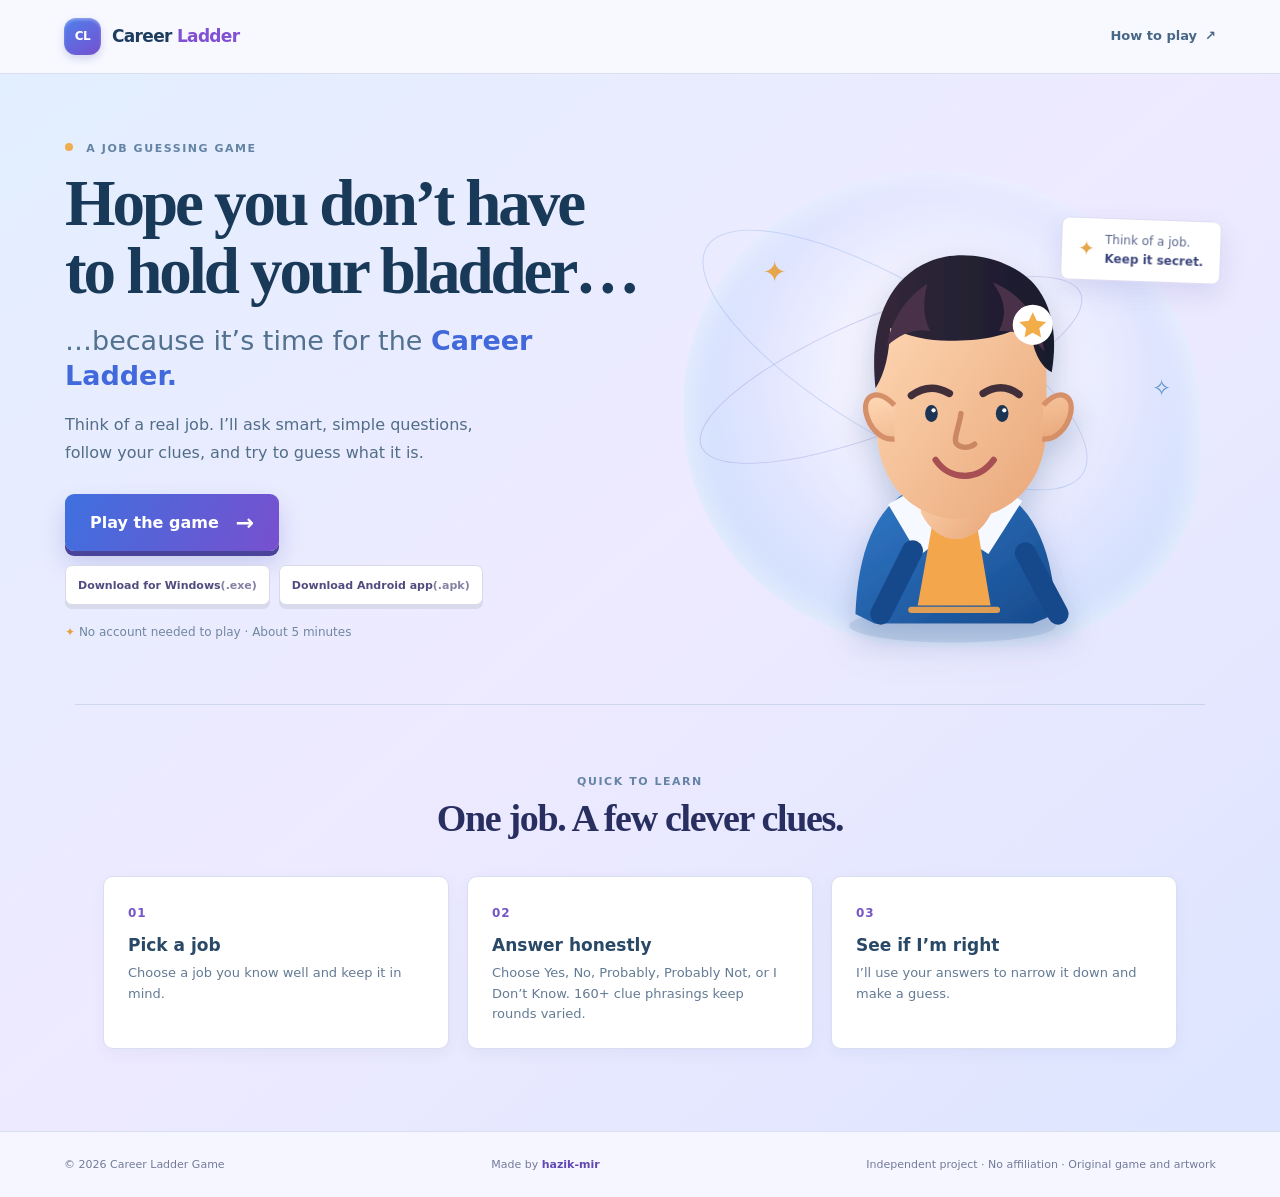
<file: index.html>
<!doctype html>
<html lang="en">
<head>
  <meta charset="utf-8">
  <meta name="viewport" content="width=device-width, initial-scale=1">
  <meta name="theme-color" content="#e5e8ff">
  <meta name="description" content="Hope you don’t have to hold your bladder, because it’s time for the Career Ladder. Think of a job and see if our clever career guesser can figure it out.">
  <meta property="og:title" content="Hope You Don’t Have to Hold Your Bladder — Career Ladder">
  <meta property="og:description" content="Pick a job. Answer a few clever questions. Can the Career Ladder guess it?">
  <meta property="og:type" content="website">
  <meta name="twitter:card" content="summary">
  <meta name="twitter:title" content="Hope You Don’t Have to Hold Your Bladder — Career Ladder">
  <meta name="twitter:description" content="Pick a job, answer smart questions, and see if the Career Ladder can guess it.">
  <link rel="canonical" href="https://careerladder.hazik.in/">
  <link rel="icon" href="favicon.svg" type="image/svg+xml">
  <link rel="manifest" href="site.webmanifest">
  <link rel="preload" href="./style.css?v=20261009-downloads-1" as="style">
  <link rel="stylesheet" href="./style.css?v=20261009-downloads-1" media="all">
  <title>Hope You Don’t Have to Hold Your Bladder — Career Ladder Game</title>
  <script type="application/ld+json">
    {"@context":"https://schema.org","@type":"Game","name":"Career Ladder","url":"https://careerladder.hazik.in/","description":"A question-driven game that tries to guess the job you have in mind.","genre":"Guessing game","inLanguage":"en"}
  </script>
</head>
<body class="home-page">
  <header class="site-header">
    <a class="brand" href="index.html" aria-label="Career Ladder home"><span class="brand-icon" aria-hidden="true">CL</span><span>Career <b>Ladder</b></span></a>
    <a class="header-link" href="game.html?v=20261009-music-ads-4">How to play <span aria-hidden="true">↗</span></a>
  </header>

  <main>
    <section class="home-hero" aria-labelledby="home-title">
      <div class="hero-copy">
        <p class="kicker"><span class="kicker-dot"></span> A JOB GUESSING GAME</p>
        <h1 id="home-title">Hope you don’t have to hold your bladder…</h1>
        <p class="hero-subtitle">…because it’s time for the <span>Career Ladder.</span></p>
        <p class="hero-description">Think of a real job. I’ll ask smart, simple questions, follow your clues, and try to guess what it is.</p>
        <a class="play-button" href="game.html?v=20261009-music-ads-4">Play the game <span aria-hidden="true">→</span></a>
        <div class="download-links" aria-label="Download Career Ladder">
          <a class="secondary-btn" href="./game.exe" download="game.exe">Download for Windows <span>(.exe)</span></a>
          <a class="secondary-btn" href="./game.apk" download="game.apk">Download Android app <span>(.apk)</span></a>
        </div>
        <p class="hero-note"><span aria-hidden="true">✦</span> No account needed to play · About 5 minutes</p>
      </div>
      <div class="hero-art" aria-label="Career Ladder's friendly game host">
        <div class="art-orbit orbit-one" aria-hidden="true"></div>
        <div class="art-orbit orbit-two" aria-hidden="true"></div>
        <div class="art-spark spark-one" aria-hidden="true">✦</div>
        <div class="art-spark spark-two" aria-hidden="true">✧</div>
        <div class="host-note"><span class="note-mark">✦</span><span>Think of a job.<br><b>Keep it secret.</b></span></div>
        <svg class="host-illustration" viewBox="0 0 360 440" role="img" aria-labelledby="host-title">
          <title id="host-title">A friendly, original career game host</title>
          <defs>
            <linearGradient id="skin" x1="0" x2="1" y1="0" y2="1"><stop stop-color="#ffd9b6"/><stop offset="1" stop-color="#e9a779"/></linearGradient>
            <linearGradient id="coat" x1="0" x2="1" y1="0" y2="1"><stop stop-color="#3179c8"/><stop offset="1" stop-color="#164a8c"/></linearGradient>
            <linearGradient id="hair" x1="0" x2="1"><stop stop-color="#33283a"/><stop offset="1" stop-color="#181a2c"/></linearGradient>
            <filter id="host-shadow" x="-30%" y="-30%" width="160%" height="180%"><feDropShadow dx="0" dy="14" stdDeviation="12" flood-color="#6684ad" flood-opacity=".25"/></filter>
          </defs>
          <ellipse cx="190" cy="408" rx="98" ry="16" fill="#88a7cd" opacity=".32"/>
          <g filter="url(#host-shadow)">
            <path d="M98 397c2-56 18-102 54-119h79c39 18 54 64 57 119l-22 9H116z" fill="url(#coat)"/>
            <path d="M152 280c11 15 23 21 40 21s33-8 44-23l20 12-32 50-34-22-32 24-29-49z" fill="#f6f9ff"/>
            <path d="M174 294l18 26 18-26 16 95h-69z" fill="#f4a64d"/>
            <path d="M160 246h67v55c-9 17-20 25-34 25-13 0-25-9-33-25z" fill="url(#skin)"/>
            <path d="M118 174c0-57 32-93 77-93 52 0 84 37 84 93v44c0 56-36 89-82 89-43 0-79-33-79-88z" fill="url(#skin)"/>
            <path d="M117 183c-6-55 8-102 51-120 33-14 83-2 103 26 15 21 18 48 13 79-13-7-20-25-20-49-18 14-47 20-78 19-19 0-38-4-55-12-1 25-5 43-14 57z" fill="url(#hair)"/>
            <path d="M128 143c4-27 20-47 38-59-5 21-3 33 3 45-14-3-28 2-41 14zm100-60c28 11 44 34 49 65-12-14-26-20-43-19 8-15 6-30-6-46z" fill="#49334a"/>
            <path d="M135 199c-17-17-30-9-27 7 3 15 15 27 27 25m141-32c16-17 29-9 26 7-3 15-15 27-27 25" fill="url(#skin)" stroke="#d58f69" stroke-width="5"/>
            <path d="M151 190c12-9 24-9 36-2m32 0c11-7 23-7 34 1" fill="none" stroke="#422f39" stroke-width="7" stroke-linecap="round"/>
            <ellipse cx="170" cy="207" rx="6" ry="8" fill="#1e3554"/><ellipse cx="237" cy="207" rx="6" ry="8" fill="#1e3554"/>
            <circle cx="172" cy="204" r="2" fill="white"/><circle cx="239" cy="204" r="2" fill="white"/>
            <path d="M198 207c-2 14-8 25-4 29 4 4 12 4 17 0" fill="none" stroke="#cb8663" stroke-width="5" stroke-linecap="round"/>
            <path class="home-mouth-smile" d="M174 251c12 18 39 22 55 0" fill="none" stroke="#a74f52" stroke-width="6" stroke-linecap="round"/>
            <path d="M152 337l-30 60m137-58 31 58" stroke="#164a8c" stroke-width="20" stroke-linecap="round"/>
            <path d="M151 393h81" stroke="#f4a64d" stroke-width="6" stroke-linecap="round" opacity=".9"/>
          </g>
          <g class="host-badge"><circle cx="266" cy="123" r="19" fill="#fff"/><path d="M266 111l3.8 8.1 8.9 1.1-6.5 6.1 1.7 8.7-7.9-4.4-7.8 4.4 1.5-8.7-6.4-6.1 8.9-1.1z" fill="#f2ad49"/></g>
        </svg>
      </div>
    </section>

    <section class="how-section" aria-labelledby="how-title">
      <div class="section-heading"><p class="kicker">QUICK TO LEARN</p><h2 id="how-title">One job. A few clever clues.</h2></div>
      <div class="steps-grid">
        <article class="step-card"><span class="step-number">01</span><h3>Pick a job</h3><p>Choose a job you know well and keep it in mind.</p></article>
        <article class="step-card"><span class="step-number">02</span><h3>Answer honestly</h3><p>Choose Yes, No, Probably, Probably Not, or I Don’t Know. 160+ clue phrasings keep rounds varied.</p></article>
        <article class="step-card"><span class="step-number">03</span><h3>See if I’m right</h3><p>I’ll use your answers to narrow it down and make a guess.</p></article>
      </div>
    </section>
  </main>

  <footer class="site-footer" id="credits">
    <span>© <span id="year"></span> Career Ladder Game</span>
    <span>Made by <a href="https://github.com/hazik-mir" rel="me">hazik-mir</a></span>
    <span>Independent project · No affiliation · Original game and artwork</span>
  </footer>
  <script>document.getElementById('year').textContent = String(new Date().getFullYear());</script>
</body>
</html>
</file>
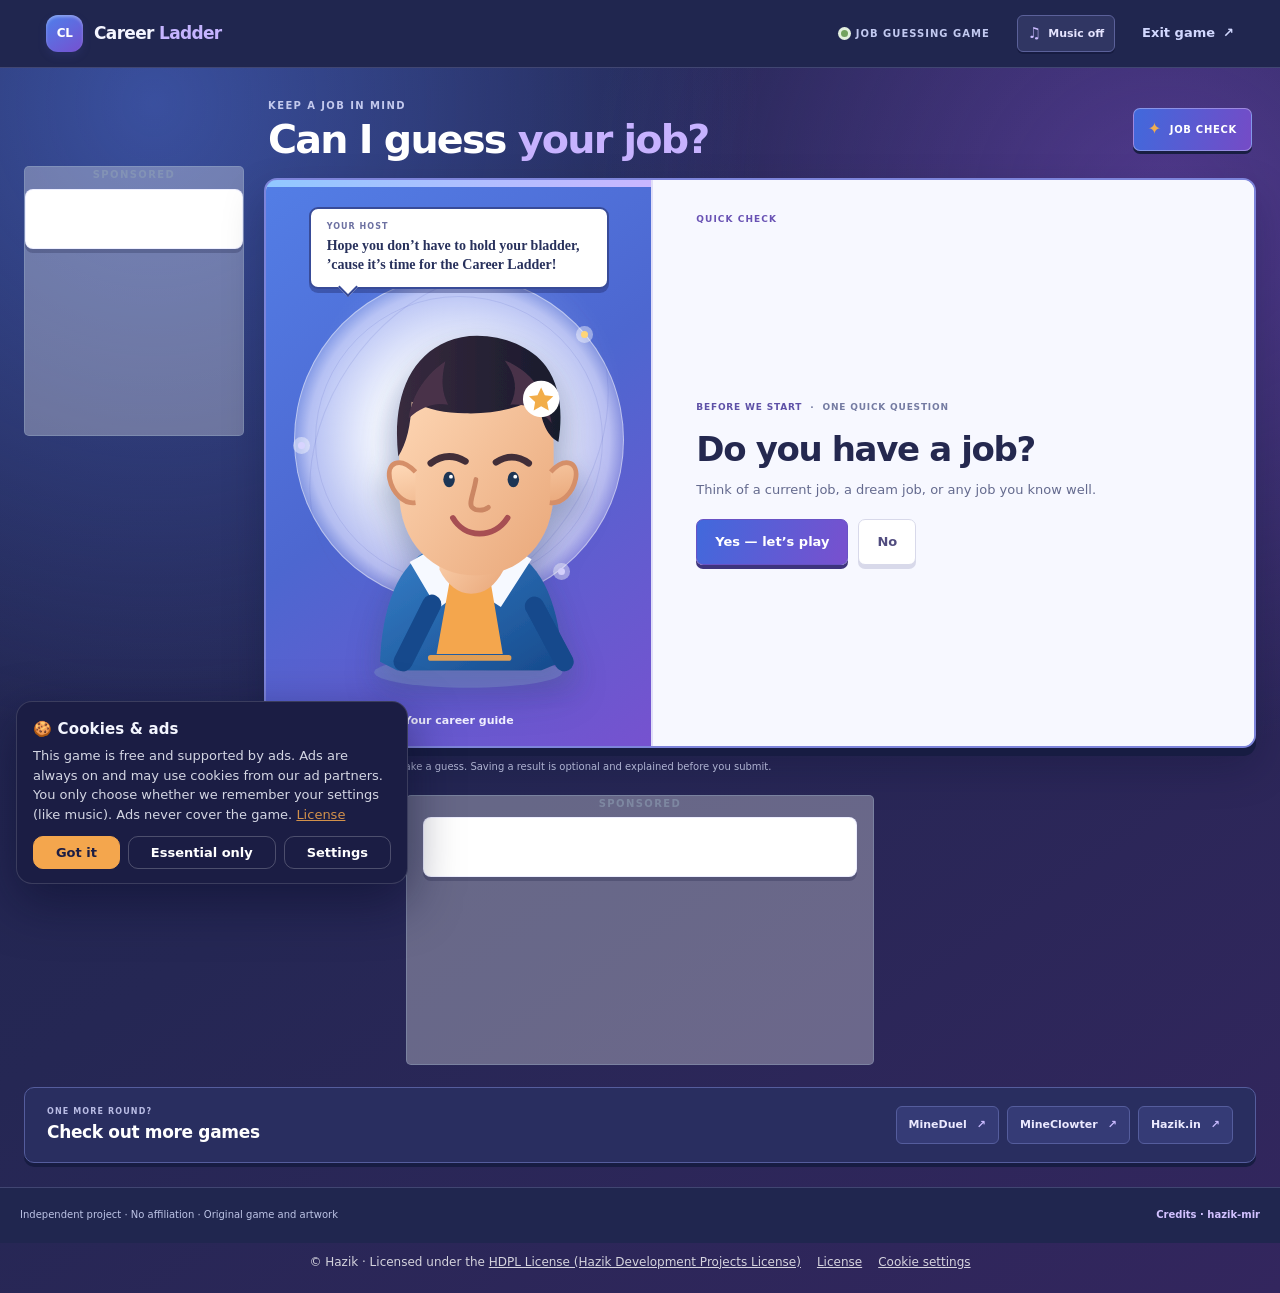
<file: game.html>
<!doctype html>
<html lang="en">
<head>
  <meta charset="utf-8">
  <meta name="viewport" content="width=device-width, initial-scale=1">
  <meta name="theme-color" content="#242754">
  <meta name="description" content="Play the Career Ladder job guessing game. Answer adaptive questions and see if our career guide can work out the job you have in mind.">
  <meta property="og:title" content="Play Career Ladder — The Job Guessing Game">
  <meta property="og:description" content="Think of a job. Answer five ways. Let the Career Ladder try to guess it.">
  <meta property="og:type" content="website">
  <meta name="twitter:card" content="summary">
  <meta name="twitter:title" content="Play Career Ladder — Job Guessing Game">
  <meta name="twitter:description" content="Think of a job. Answer adaptive questions. See if the Career Ladder can guess it.">
  <link rel="canonical" href="https://careerladder.hazik.in/game.html">
  <link rel="license" href="https://hazik-mir.github.io/license">
  <link rel="icon" href="favicon.svg" type="image/svg+xml">
  <link rel="preload" href="./style.css?v=20261009-music-ads-4" as="style">
  <link rel="stylesheet" href="./style.css?v=20261009-music-ads-4" media="all">
  <title>Play Career Ladder — Job Guessing Game</title>

  <style>
    /* ===== Ads: simple, labelled, never over the game ===== */
    .ad-slot { position: relative; }
    .ad-slot .ad-card { min-height: 60px; display: flex; align-items: center; justify-content: center; overflow: hidden; }
    .ad-slot .ad-off { margin: 0; padding: 12px; text-align: center; font-size: 12px; line-height: 1.5; opacity: .7; }
    .ad-slot .ad-off button { background: none; border: 0; padding: 0; color: inherit; font: inherit; text-decoration: underline; cursor: pointer; }
    .ad-slot.is-hidden { display: none; }
    .ad-slot .ad-label { margin: 0 0 6px; font-size: 10px; letter-spacing: .14em; opacity: .55; text-align: center; }

    .ad-native-home { max-width: 760px; margin: 18px auto 6px; padding: 0 16px; }
    .ad-native-home:empty { display: none; }
    .ad-banner468 { max-width: 468px; margin: 14px auto 6px; padding: 0 16px; }
    @media (max-width: 519px) { .ad-banner468 { display: none; } }   /* 468px wide won't fit phones */
    @media (max-width: 1099px) { .ad-rail { display: none; } }

    /* ===== Cookie banner (small card, never a full-screen wall) ===== */
    .cc-banner {
      position: fixed; left: 16px; bottom: 16px; z-index: 9990; width: min(392px, calc(100vw - 32px));
      background: #1b1d44; color: #f4f6ff; border: 1px solid rgba(255,255,255,.14);
      border-radius: 16px; padding: 16px 16px 14px; box-shadow: 0 18px 50px rgba(8,10,40,.5);
      font: 14px/1.5 system-ui, -apple-system, "Segoe UI", Roboto, sans-serif;
      animation: cc-in .28s ease-out;
    }
    .cc-banner[hidden], .cc-modal[hidden] { display: none; }
    @keyframes cc-in { from { opacity: 0; transform: translateY(12px); } to { opacity: 1; transform: none; } }
    .cc-banner h2 { margin: 0 0 6px; font-size: 15px; letter-spacing: .01em; }
    .cc-banner p { margin: 0 0 12px; opacity: .85; font-size: 13px; }
    .cc-banner a, .cc-modal a { color: #f4a64d; }
    .cc-actions { display: flex; flex-wrap: wrap; gap: 8px; }
    .cc-btn {
      flex: 1 1 auto; border-radius: 10px; padding: 9px 12px; font: 600 13px/1 system-ui, sans-serif;
      cursor: pointer; border: 1px solid rgba(255,255,255,.22); background: transparent; color: #fff;
    }
    .cc-btn:hover { background: rgba(255,255,255,.08); }
    .cc-btn.primary { background: #f4a64d; border-color: #f4a64d; color: #1b1d44; }
    .cc-btn.primary:hover { background: #ffb967; }
    .cc-btn:focus-visible, .cc-switch input:focus-visible + .cc-track { outline: 2px solid #fff; outline-offset: 2px; }

    /* ===== Cookie settings modal ===== */
    .cc-modal {
      position: fixed; inset: 0; z-index: 9995; display: flex; align-items: center; justify-content: center;
      background: rgba(8,10,40,.62); padding: 16px;
    }
    .cc-dialog {
      width: min(520px, 100%); max-height: 88vh; overflow: auto; background: #1b1d44; color: #f4f6ff;
      border: 1px solid rgba(255,255,255,.14); border-radius: 18px; padding: 20px;
      font: 14px/1.5 system-ui, -apple-system, "Segoe UI", Roboto, sans-serif;
    }
    .cc-dialog h2 { margin: 0 0 4px; font-size: 18px; }
    .cc-dialog > p { margin: 0 0 14px; opacity: .8; font-size: 13px; }
    .cc-row {
      display: flex; gap: 14px; align-items: flex-start; justify-content: space-between;
      padding: 12px 0; border-top: 1px solid rgba(255,255,255,.1);
    }
    .cc-row b { display: block; font-size: 14px; margin-bottom: 2px; }
    .cc-row span.d { font-size: 12.5px; opacity: .75; }
    .cc-switch { position: relative; flex: none; width: 46px; height: 26px; }
    .cc-switch input { position: absolute; inset: 0; opacity: 0; cursor: pointer; margin: 0; width: 100%; height: 100%; }
    .cc-track { position: absolute; inset: 0; border-radius: 99px; background: rgba(255,255,255,.22); transition: background .15s; pointer-events: none; }
    .cc-track::after {
      content: ""; position: absolute; top: 3px; left: 3px; width: 20px; height: 20px; border-radius: 50%;
      background: #fff; transition: transform .15s;
    }
    .cc-switch input:checked + .cc-track { background: #f4a64d; }
    .cc-switch input:checked + .cc-track::after { transform: translateX(20px); }
    .cc-switch input:disabled { cursor: not-allowed; }
    .cc-switch input:disabled + .cc-track { opacity: .55; }
    .cc-dialog .cc-actions { margin-top: 14px; }

    /* ===== Footer license line ===== */
    .legal-line {
      display: flex; flex-wrap: wrap; gap: 6px 16px; justify-content: center; align-items: center;
      padding: 10px 16px 22px; font-size: 12px; opacity: .8; text-align: center;
    }
    .legal-line a, .legal-line button {
      color: inherit; background: none; border: 0; padding: 0; font: inherit; text-decoration: underline; cursor: pointer;
    }

    @media (max-width: 520px) {
      .cc-banner { left: 8px; right: 8px; bottom: 8px; width: auto; }
    }
    @media (prefers-reduced-motion: reduce) { .cc-banner { animation: none; } }
  </style>

  <script defer src="./config.js"></script>
  <script defer src="./data.js"></script>
  <script defer src="./app.js?v=20261009-music-ads-4"></script>
</head>
<body class="game-page">
  <header class="site-header game-header">
    <a class="brand" href="index.html" aria-label="Career Ladder home"><span class="brand-icon" aria-hidden="true">CL</span><span>Career <b>Ladder</b></span></a>
    <div class="game-header-right"><span class="header-game-label"><i></i> JOB GUESSING GAME</span><button class="music-toggle" id="music-toggle" type="button" aria-pressed="false" aria-label="Turn music on"><span aria-hidden="true">♫</span><span class="music-label">Music off</span></button><a class="header-link" href="index.html">Exit game <span aria-hidden="true">↗</span></a></div>
  </header>

  <main class="game-layout">
    <!-- Native banner: side rail on wide screens, moves under the game on narrow ones. -->
    <aside class="ad-rail" aria-label="Advertisement">
      <div class="ad-slot" id="ad-native">
        <p class="ad-label">SPONSORED</p>
        <div class="ad-card"><p class="ad-off">Ads are off. <button type="button" data-cc-open>Cookie settings</button></p></div>
      </div>
    </aside>

    <section class="game-shell" aria-label="Career Ladder game">
      <div class="game-heading">
        <div><p class="kicker">KEEP A JOB IN MIND</p><h1>Can I guess <span>your job?</span></h1></div>
        <div class="game-heading-note"><span class="host-star">✦</span><span id="round-label">READY</span></div>
      </div>

      <div class="game-arena">
        <section class="host-side" aria-label="Game host">
          <div class="host-halo" aria-hidden="true"><span class="halo-dot dot-a"></span><span class="halo-dot dot-b"></span><span class="halo-dot dot-c"></span></div>
          <svg id="avatar" class="avatar avatar-neutral" viewBox="0 0 360 440" role="img" aria-labelledby="game-host-title">
            <title id="game-host-title">Career Ladder game host</title>
            <defs>
              <linearGradient id="game-skin" x1="0" x2="1" y1="0" y2="1"><stop stop-color="#ffdab9"/><stop offset="1" stop-color="#e9a779"/></linearGradient>
              <linearGradient id="game-coat" x1="0" x2="1" y1="0" y2="1"><stop stop-color="#367fc8"/><stop offset="1" stop-color="#164a8c"/></linearGradient>
              <linearGradient id="game-hair" x1="0" x2="1"><stop stop-color="#382a3e"/><stop offset="1" stop-color="#181a2c"/></linearGradient>
              <filter id="game-shadow" x="-30%" y="-30%" width="160%" height="180%"><feDropShadow dx="0" dy="14" stdDeviation="12" flood-color="#6684ad" flood-opacity=".28"/></filter>
            </defs>
            <ellipse cx="190" cy="408" rx="98" ry="16" fill="#88a7cd" opacity=".32"/>
            <g filter="url(#game-shadow)">
              <path d="M98 397c2-56 18-102 54-119h79c39 18 54 64 57 119l-22 9H116z" fill="url(#game-coat)"/>
              <path d="M152 280c11 15 23 21 40 21s33-8 44-23l20 12-32 50-34-22-32 24-29-49z" fill="#f6f9ff"/>
              <path d="M174 294l18 26 18-26 16 95h-69z" fill="#f4a64d"/>
              <path d="M160 246h67v55c-9 17-20 25-34 25-13 0-25-9-33-25z" fill="url(#game-skin)"/>
              <path d="M118 174c0-57 32-93 77-93 52 0 84 37 84 93v44c0 56-36 89-82 89-43 0-79-33-79-88z" fill="url(#game-skin)"/>
              <path d="M117 183c-6-55 8-102 51-120 33-14 83-2 103 26 15 21 18 48 13 79-13-7-20-25-20-49-18 14-47 20-78 19-19 0-38-4-55-12-1 25-5 43-14 57z" fill="url(#game-hair)"/>
              <path d="M128 143c4-27 20-47 38-59-5 21-3 33 3 45-14-3-28 2-41 14zm100-60c28 11 44 34 49 65-12-14-26-20-43-19 8-15 6-30-6-46z" fill="#49334a"/>
              <path d="M135 199c-17-17-30-9-27 7 3 15 15 27 27 25m141-32c16-17 29-9 26 7-3 15-15 27-27 25" fill="url(#game-skin)" stroke="#d58f69" stroke-width="5"/>
              <path class="brow brow-left" d="M151 190c12-9 24-9 36-2" fill="none" stroke="#422f39" stroke-width="7" stroke-linecap="round"/>
              <path class="brow brow-right" d="M219 189c11-7 23-7 34 1" fill="none" stroke="#422f39" stroke-width="7" stroke-linecap="round"/>
              <ellipse class="eye eye-left" cx="170" cy="207" rx="6" ry="8" fill="#1e3554"/><ellipse class="eye eye-right" cx="237" cy="207" rx="6" ry="8" fill="#1e3554"/>
              <circle cx="172" cy="204" r="2" fill="white"/><circle cx="239" cy="204" r="2" fill="white"/>
              <path d="M198 207c-2 14-8 25-4 29 4 4 12 4 17 0" fill="none" stroke="#cb8663" stroke-width="5" stroke-linecap="round"/>
              <path class="face-mouth mouth-neutral" d="M181 252h36" fill="none" stroke="#a74f52" stroke-width="6" stroke-linecap="round"/>
              <path class="face-mouth mouth-happy" d="M174 247c12 21 42 23 57 0" fill="none" stroke="#a74f52" stroke-width="6" stroke-linecap="round"/>
              <path class="face-mouth mouth-sad" d="M176 260c14-17 39-17 53 0" fill="none" stroke="#a74f52" stroke-width="6" stroke-linecap="round"/>
              <path class="face-mouth mouth-thinking" d="M183 254c9-7 20-7 30 0" fill="none" stroke="#a74f52" stroke-width="6" stroke-linecap="round"/>
              <path d="M152 337l-30 60m137-58 31 58" stroke="#164a8c" stroke-width="20" stroke-linecap="round"/>
              <path d="M151 393h81" stroke="#f4a64d" stroke-width="6" stroke-linecap="round" opacity=".9"/>
            </g>
            <g class="host-badge"><circle cx="266" cy="123" r="19" fill="#fff"/><path d="M266 111l3.8 8.1 8.9 1.1-6.5 6.1 1.7 8.7-7.9-4.4-7.8 4.4 1.5-8.7-6.4-6.1 8.9-1.1z" fill="#f2ad49"/></g>
          </svg>
          <div class="host-speech" aria-live="polite"><span class="speech-label">YOUR HOST</span><span id="speech-text">Let’s see if I can figure it out.</span></div>
          <p class="host-caption">Your career guide</p>
        </section>

        <section class="question-side" aria-live="polite">
          <div class="question-toolbar"><span id="phase-label" class="phase-tag">QUICK CHECK</span><span id="timer-wrap" class="timer-wrap"><span class="timer-icon" aria-hidden="true">◷</span><span id="timer">05:00</span></span></div>
          <div id="content" class="panel-content"><noscript><p>This game needs JavaScript enabled. Please turn it on and reload the page.</p></noscript></div>
          <div class="db-message" id="save-status" role="status"><i></i> CONNECTING</div>
        </section>
      </div>
      <p class="privacy-line">Your answers are used to make a guess. Saving a result is optional and explained before you submit.</p>
    </section>
  </main>

  <div class="ad-native-home" id="ad-native-home"></div>

  <!-- Banner 468x60: below the game, hidden on phones. -->
  <aside class="ad-banner468 ad-slot" id="ad-banner" aria-label="Advertisement">
    <p class="ad-label">SPONSORED</p>
    <div class="ad-card"><p class="ad-off">Ads are off. <button type="button" data-cc-open>Cookie settings</button></p></div>
  </aside>

  <section class="more-games" aria-labelledby="more-games-title">
    <div><p class="kicker">ONE MORE ROUND?</p><h2 id="more-games-title">Check out more games</h2></div>
    <nav class="more-games-links" aria-label="More games and sites">
      <a href="https://mineduel.hazik.in/" target="_blank" rel="noopener noreferrer">MineDuel <span aria-hidden="true">↗</span></a>
      <a href="https://mineclowter.hazik.in/" target="_blank" rel="noopener noreferrer">MineClowter <span aria-hidden="true">↗</span></a>
      <a href="https://hazik.in/" target="_blank" rel="noopener noreferrer">Hazik.in <span aria-hidden="true">↗</span></a>
    </nav>
  </section>

  <section class="sr-only" aria-hidden="true">
    <span id="question-count">0</span><span id="possible-count">0</span><span id="best-guess"></span>
    <span id="progress-caption"></span><span id="streak"></span><span id="tip-text"></span><span id="year"></span>
    <span id="timer-wrap-dummy"></span><span id="climb-fill"></span><span id="progress-bar"></span>
  </section>

  <footer class="site-footer game-footer" id="credits"><span>Independent project · No affiliation · Original game and artwork</span><a href="https://github.com/hazik-mir" rel="me">Credits · hazik-mir</a></footer>

  <div class="legal-line">
    <span>© Hazik · Licensed under the <a href="https://hazik-mir.github.io/license" target="_blank" rel="license noopener noreferrer">HDPL License (Hazik Development Projects License)</a></span>
    <a href="https://hazik-mir.github.io/license" target="_blank" rel="license noopener noreferrer">License</a>
    <button type="button" data-cc-open>Cookie settings</button>
  </div>

  <audio id="theme-audio" src="./audio/themesong.mp3" loop preload="none" aria-hidden="true"></audio>

  <!-- ===== Cookie banner ===== -->
  <div class="cc-banner" id="cc-banner" role="dialog" aria-modal="false" aria-labelledby="cc-title" hidden>
    <h2 id="cc-title">🍪 Cookies &amp; ads</h2>
    <p>This game is free and supported by ads. Ads are always on and may use cookies from our ad partners. You only choose whether we remember your settings (like music). Ads never cover the game.
      <a href="https://hazik-mir.github.io/license" target="_blank" rel="noopener noreferrer">License</a></p>
    <div class="cc-actions">
      <button type="button" class="cc-btn primary" id="cc-accept">Got it</button>
      <button type="button" class="cc-btn" id="cc-reject">Essential only</button>
      <button type="button" class="cc-btn" id="cc-settings">Settings</button>
    </div>
  </div>

  <!-- ===== Cookie settings modal ===== -->
  <div class="cc-modal" id="cc-modal" hidden>
    <div class="cc-dialog" role="dialog" aria-modal="true" aria-labelledby="cc-modal-title">
      <h2 id="cc-modal-title">Cookie settings</h2>
      <p>Pick what you're happy with. You can change this any time from “Cookie settings” at the bottom of the page.</p>

      <div class="cc-row">
        <div><b>Essential</b><span class="d">Needed for the game to work (your answers, timer, this choice). Always on.</span></div>
        <label class="cc-switch"><input type="checkbox" checked disabled aria-label="Essential cookies, always on"><span class="cc-track"></span></label>
      </div>
      <div class="cc-row">
        <div><b>Preferences</b><span class="d">Remembers things like your music on/off choice.</span></div>
        <label class="cc-switch"><input type="checkbox" id="cc-pref" aria-label="Preference cookies"><span class="cc-track"></span></label>
      </div>
      <div class="cc-row">
        <div><b>Advertising</b><span class="d">Always on. Ads keep this game free and may use cookies from our ad partners. They never cover the game.</span></div>
      </div>

      <div class="cc-actions">
        <button type="button" class="cc-btn primary" id="cc-save">Save choices</button>
        <button type="button" class="cc-btn" id="cc-accept-all-modal">Accept all</button>
        <button type="button" class="cc-btn" id="cc-close">Cancel</button>
      </div>
    </div>
  </div>

  <script>
  (function () {
    var KEY = 'cl_consent_v1';
    var banner = document.getElementById('cc-banner');
    var modal = document.getElementById('cc-modal');
    var prefBox = document.getElementById('cc-pref');
    var lastFocus = null;

    function read() {
      try { var v = JSON.parse(localStorage.getItem(KEY)); return v && typeof v === 'object' ? v : null; }
      catch (e) { return null; }
    }
    function write(c) {
      try { localStorage.setItem(KEY, JSON.stringify(c)); } catch (e) {}
    }

    /* ---- ads: ONLY injected after advertising consent ---- */
    var ADS = {
      popunder: 'https://abscloud.org/1/a9f7a1368a0d9663617853863e348821',
      social:   'https://bauval.org/14/bf32b0005cebbf9f88b4757ab42ff0a3',
      native:   { src: 'https://bauval.org/21/9457bc0a1519bb2b1964e7371e2b058c', id: 'container-9457bc0a1519bb2b1964e7371e2b058c' },
      banner:   { key: 'f2633d35381d1981e71b5b45620fb709', src: 'https://bauval.org/22/f2633d35381d1981e71b5b45620fb709' }
    };
    var adsLoaded = false, popWatcher = null;

    function addScript(src, parent, isAsync) {
      var s = document.createElement('script');
      s.async = !!isAsync; s.src = src;
      s.setAttribute('data-cfasync', 'false');
      (parent || document.body).appendChild(s);
      return s;
    }
    function clearOff(slot) { var o = slot.querySelector('.ad-off'); if (o) o.remove(); }

    /* Popunder: once per session, and only after the visitor has scrolled below the game,
       so it never fires while they are answering questions. */
    function startPopunder() {
      try { if (sessionStorage.getItem('cl_pop')) return; sessionStorage.setItem('cl_pop', '1'); } catch (e) {}
      addScript(ADS.popunder, document.head);
    }
    window.CLAds = { popunder: function () { var c = window.CLConsent; if (c && c.advertising) startPopunder(); } };

    function watchForPopunder() {
      var target = document.querySelector('.more-games');
      if (!target || popWatcher) return;
      if (!('IntersectionObserver' in window)) return;
      popWatcher = new IntersectionObserver(function (en) {
        if (en[0].isIntersecting) { popWatcher.disconnect(); startPopunder(); }
      }, { threshold: 0.4 });
      popWatcher.observe(target);
    }

    function placeNative() {
      var slot = document.getElementById('ad-native');
      var rail = document.querySelector('.ad-rail');
      var home = document.getElementById('ad-native-home');
      if (!slot || !rail || !home) return;
      var wide = window.matchMedia('(min-width: 1100px)').matches;
      var want = wide ? rail : home;
      if (slot.parentNode !== want) want.appendChild(slot);
    }
    placeNative();
    window.matchMedia('(min-width: 1100px)').addEventListener('change', placeNative);

    function loadAds() {
      document.querySelectorAll('.ad-slot').forEach(function (s) { s.classList.remove('is-hidden'); });
      if (adsLoaded) return;
      adsLoaded = true;

      var nat = document.getElementById('ad-native');
      if (nat) {
        var card = nat.querySelector('.ad-card'); clearOff(nat);
        var box = document.createElement('div'); box.id = ADS.native.id; card.appendChild(box);
        addScript(ADS.native.src, card, true);
      }
      var ban = document.getElementById('ad-banner');
      if (ban && window.matchMedia('(min-width: 520px)').matches) {
        clearOff(ban);
        window.atOptions = { key: ADS.banner.key, format: 'iframe', height: 60, width: 468, params: {} };
        addScript(ADS.banner.src, ban.querySelector('.ad-card'), false);
      }
      addScript(ADS.social, document.body);   /* social bar */
      watchForPopunder();
    }
    function hideAds() {
      /* Loaded ads can't be unloaded mid-game without losing progress;
         hide them now, fully gone on next page load. */
      document.querySelectorAll('.ad-slot').forEach(function (s) { if (adsLoaded) s.classList.add('is-hidden'); });
    }

    function apply(c) {
      loadAds();
      window.CLConsent = c || { necessary: true, preferences: false, advertising: true };
      try { document.dispatchEvent(new CustomEvent('cl:consent', { detail: window.CLConsent })); } catch (e) {}
    }

    function save(prefs, ads) {
      var c = { necessary: true, preferences: !!prefs, advertising: true, ts: Date.now() };
      write(c);
      if (!prefs) { try { localStorage.removeItem('cl_music'); } catch (e) {} }
      banner.hidden = true;
      closeModal();
      apply(c);
    }

    /* ---- modal ---- */
    function openModal() {
      var c = read() || {};
      prefBox.checked = !!c.preferences;
      lastFocus = document.activeElement;
      modal.hidden = false;
      prefBox.focus();
    }
    function closeModal() {
      if (modal.hidden) return;
      modal.hidden = true;
      if (lastFocus && lastFocus.focus) lastFocus.focus();
    }

    document.getElementById('cc-accept').addEventListener('click', function () { save(true, true); });
    document.getElementById('cc-reject').addEventListener('click', function () { save(false, false); });
    document.getElementById('cc-settings').addEventListener('click', openModal);
    document.getElementById('cc-save').addEventListener('click', function () { save(prefBox.checked, true); });
    document.getElementById('cc-accept-all-modal').addEventListener('click', function () { save(true, true); });
    document.getElementById('cc-close').addEventListener('click', closeModal);
    modal.addEventListener('click', function (e) { if (e.target === modal) closeModal(); });
    document.addEventListener('keydown', function (e) { if (e.key === 'Escape') closeModal(); });
    document.addEventListener('click', function (e) {
      var t = e.target.closest && e.target.closest('[data-cc-open]');
      if (t) { e.preventDefault(); openModal(); }
    });

    /* ---- init ---- */
    var saved = read();
    if (saved) { apply(saved); } else { banner.hidden = false; apply(null); }
  })();
  </script>
</body>
</html>
</file>
<file: style.css>
:root {
  color-scheme: light;
  --ink: #252b52;
  --muted: #62688e;
  --blue: #4169dc;
  --blue-deep: #3447b9;
  --purple: #8051d4;
  --purple-deep: #623ab7;
  --sky: #e9edff;
  --paper: #fff;
  --line: #d7e3f1;
  --gold: #f0ad4f;
  --sans: "Trebuchet MS", "Segoe UI", system-ui, sans-serif;
  --serif: Georgia, "Times New Roman", serif;
}
* { box-sizing: border-box; }
html { min-width: 320px; background: #e6eaff; }
body { margin: 0; min-height: 100vh; color: var(--ink); background: linear-gradient(140deg, #e1efff 0%, #eeeaff 48%, #dce5ff 100%); font: 500 16px/1.55 var(--sans); }
button, input { font: inherit; }
button, a { -webkit-tap-highlight-color: transparent; }
a { color: inherit; }
.site-header { min-height: 74px; padding: 0 clamp(18px, 5vw, 72px); display: flex; align-items: center; justify-content: space-between; border-bottom: 1px solid #d9def0; background: #f8f9ff; }
.brand { display: inline-flex; gap: 11px; align-items: center; text-decoration: none; color: #1d3c5e; font-size: 17px; font-weight: 700; letter-spacing: -.04em; }
.brand b { color: var(--purple); }
.brand-icon { display: grid; width: 37px; height: 37px; place-items: center; border-radius: 12px; color: #fff; background: linear-gradient(145deg,#4e80ec,#7650cf); box-shadow: inset 0 2px 3px rgba(255,255,255,.32), 0 4px 9px rgba(65,75,165,.2); font-size: 12px; letter-spacing: -.04em; }
.header-link { display: inline-flex; align-items: center; gap: 8px; text-decoration: none; color: #486786; font-size: 13px; font-weight: 700; transition: color .2s, transform .2s; }
.header-link:hover { color: var(--blue); transform: translateY(-1px); }
.home-hero { max-width: 1210px; min-height: 630px; margin: 0 auto; padding: 54px 30px 38px; display: grid; grid-template-columns: 1.03fr .97fr; align-items: center; gap: 26px; }
.hero-copy { position: relative; z-index: 1; padding: 10px 0 22px; animation: arrive .55s both; }
.kicker { margin: 0 0 13px; color: #6583a4; font-size: 11px; font-weight: 800; letter-spacing: .14em; }
.kicker-dot { display: inline-block; width: 8px; height: 8px; margin-right: 8px; border-radius: 50%; background: var(--gold); vertical-align: 1px; }
.hero-copy h1 { max-width: 580px; margin: 0; color: #193958; font: 700 clamp(38px, 5.2vw, 65px)/1.04 var(--serif); letter-spacing: -.047em; }
.hero-subtitle { margin: 18px 0 0; color: #52718f; font-size: clamp(20px,2.2vw,27px); line-height: 1.3; }
.hero-subtitle span { color: var(--blue); font-weight: 800; }
.hero-description { max-width: 440px; margin: 18px 0 27px; color: #526d88; font-size: 16px; line-height: 1.75; }
.play-button { min-height: 57px; padding: 0 25px; display: inline-flex; align-items: center; justify-content: center; gap: 17px; border: 0; border-radius: 9px; color: #fff; background: linear-gradient(115deg,#3e70df,#7850ce); box-shadow: 0 5px 0 #4a439a, 0 12px 24px rgba(64,73,170,.22); text-decoration: none; font-weight: 800; transition: transform .18s, box-shadow .18s, filter .18s; }
.play-button:hover { transform: translateY(-2px); box-shadow: 0 7px 0 #4a439a, 0 15px 26px rgba(64,73,170,.28); filter: brightness(1.04); }
.play-button:active { transform: translateY(3px); box-shadow: 0 2px 0 #4a439a; }
.play-button span { font-size: 22px; line-height: 1; }
.hero-note { margin: 18px 0 0; color: #7087a0; font-size: 12px; }
.hero-note span { color: #e5a242; }
.download-links { margin-top: 14px; display: flex; flex-wrap: wrap; gap: 9px; }
.download-links .secondary-btn { min-height: 40px; padding: 8px 12px; font-size: 11px; }
.download-links .secondary-btn span { opacity: .7; }
.hero-art { position: relative; min-height: 525px; display: grid; place-items: end center; isolation: isolate; }
.hero-art::before { position: absolute; z-index: -2; inset: 36px 14px 13px; border-radius: 48% 52% 40% 48%; content: ""; background: radial-gradient(ellipse at 52% 43%, #f6f4ff 0 24%, #e0e5ff 52%, #bdd9fa 100%); box-shadow: inset 0 0 35px rgba(255,255,255,.72); }
.art-orbit { position: absolute; z-index: -1; border: 1px solid rgba(69,123,179,.18); border-radius: 50%; transform: rotate(-22deg); }
.orbit-one { width: 410px; height: 116px; top: 177px; left: 3%; border-color: rgba(110,79,190,.22); }
.orbit-two { width: 440px; height: 150px; top: 150px; left: 1%; border-color: rgba(58,116,204,.2); transform: rotate(31deg); }
.host-illustration { position: relative; z-index: 1; width: min(100%,380px); height: auto; max-height: 500px; filter: drop-shadow(0 12px 17px rgba(39,76,122,.12)); animation: host-arrive .65s both; }
.host-note { position: absolute; z-index: 3; top: 16%; right: -1%; padding: 12px 16px; display: flex; align-items: center; gap: 10px; border: 1px solid #dedcf2; border-radius: 8px; color: #5b668d; background: #fff; box-shadow: 0 10px 26px rgba(64,68,145,.12); font-size: 12px; line-height: 1.55; transform: rotate(2deg); }
.host-note b { color: #3d477c; }
.note-mark { color: #e5a64e; font-size: 20px; }
.art-spark { position: absolute; z-index: 2; color: #e5a64e; font-size: 29px; }
.spark-one { top: 22%; left: 17%; }
.spark-two { top: 45%; right: 8%; color: #6295ca; font-size: 23px; }
.how-section { max-width: 1130px; margin: 0 auto; padding: 68px 28px 82px; border-top: 1px solid rgba(72,111,155,.17); }
.section-heading { text-align: center; }
.section-heading .kicker { margin-bottom: 6px; }
.section-heading h2 { margin: 0; color: #282f60; font: 700 clamp(28px,3vw,38px)/1.2 var(--serif); letter-spacing: -.035em; }
.steps-grid { margin-top: 34px; display: grid; grid-template-columns: repeat(3,1fr); gap: 18px; }
.step-card { min-height: 157px; padding: 23px 24px; border: 1px solid #d9def0; border-radius: 10px; background: #fff; box-shadow: 0 5px 15px rgba(65,69,146,.05); transition: transform .2s, box-shadow .2s; }
.step-card:hover { transform: translateY(-3px); box-shadow: 0 10px 22px rgba(65,69,146,.12); }
.step-number { color: #7656c7; font-size: 12px; font-weight: 800; letter-spacing: .08em; }
.step-card h3 { margin: 8px 0 4px; color: #294966; font-size: 17px; }
.step-card p { margin: 0; color: #637b94; font-size: 13px; line-height: 1.6; }
.site-footer { min-height: 66px; padding: 17px clamp(18px,5vw,72px); display: flex; align-items: center; justify-content: space-between; gap: 14px; border-top: 1px solid #d9def0; color: #747b9a; background: #f5f6ff; font-size: 11px; }
.site-footer a { color: #6248b5; text-decoration: none; font-weight: 700; }

/* Game page */
.game-page { min-height: 100vh; background: linear-gradient(145deg,#dceaff,#ece8ff 52%,#d8e2ff); }
.game-header { min-height: 68px; padding-inline: clamp(16px,3.6vw,52px); }
.game-header-right { display: flex; align-items: center; gap: 27px; }
.header-game-label { display: inline-flex; align-items: center; gap: 8px; color: #6a839d; font-size: 10px; font-weight: 800; letter-spacing: .1em; }
.header-game-label i { width: 7px; height: 7px; border-radius: 50%; background: #73a35f; box-shadow: 0 0 0 3px #e3f0df; }
.game-layout { width: min(1410px,100%); margin: 27px auto 18px; padding: 0 21px; display: grid; grid-template-columns: 138px minmax(0,1fr); gap: 25px; align-items: start; }
.ad-rail { position: sticky; top: 16px; min-width: 0; padding-top: 68px; }
.ad-label { margin: 0 0 8px; color: #91a3b7; font-size: 9px; font-weight: 800; letter-spacing: .14em; text-align: center; }
.ad-slot, .social-ad-slot { min-height: 270px; margin-bottom: 16px; overflow: hidden; border: 1px solid rgba(155,177,202,.36); border-radius: 5px; background: rgba(255,255,255,.3); }
.social-ad-slot { min-height: 90px; }
.game-shell { min-width: 0; }
.game-heading { margin: 0 2px 15px; display: flex; align-items: end; justify-content: space-between; gap: 16px; }
.game-heading .kicker { margin-bottom: 4px; font-size: 10px; }
.game-heading h1 { margin: 0; color: #282e5c; font: 700 clamp(27px,3vw,37px)/1.1 var(--serif); letter-spacing: -.04em; }
.game-heading h1 span { color: var(--purple); }
.game-heading-note { display: flex; align-items: center; gap: 8px; padding: 8px 12px; border: 1px solid #d7d8f0; border-radius: 5px; color: #666d96; background: #fff; font-size: 10px; font-weight: 800; letter-spacing: .07em; }
.host-star { color: var(--gold); font-size: 16px; }
.game-arena { min-height: 540px; display: grid; grid-template-columns: minmax(300px,.82fr) minmax(430px,1.18fr); border: 1px solid #c9cdeb; border-radius: 8px; background: #fff; box-shadow: 0 8px 24px rgba(67,67,155,.11); overflow: hidden; animation: arrive .42s both; }
.host-side { position: relative; min-height: 535px; padding: 26px 22px 15px; display: flex; flex-direction: column; align-items: center; justify-content: flex-end; overflow: hidden; background: linear-gradient(155deg,#c7dcff 0%,#e5e5ff 52%,#d2d9ff 100%); }
.host-side::before { position: absolute; top: 18px; right: 0; left: 0; height: 1px; content: ""; background: rgba(255,255,255,.6); }
.host-halo { position: absolute; top: 30px; left: 50%; width: 315px; height: 315px; border: 1px solid rgba(114,97,194,.2); border-radius: 50%; background: radial-gradient(circle,#f9faff 0,#eeedff 55%,rgba(175,196,249,.2) 72%); transform: translateX(-50%); }
.host-halo::before,.host-halo::after { position: absolute; inset: 20px; border: 1px solid rgba(86,140,194,.11); border-radius: 50%; content: ""; }
.host-halo::after { inset: -17px 31px; transform: rotate(34deg); }
.halo-dot { position: absolute; width: 7px; height: 7px; border-radius: 50%; background: #f2bb68; box-shadow: 0 0 0 5px rgba(255,255,255,.42); }
.dot-a { top: 55px; right: 35px; }.dot-b { top: 166px; left: 3px; background: #83acd5; }.dot-c { right: 58px; bottom: 29px; background: #83acd5; }
.avatar { position: relative; z-index: 1; width: min(100%,360px); height: auto; max-height: 425px; flex: 1 1 auto; margin-top: 30px; transform-origin: 50% 100%; filter: drop-shadow(0 10px 14px rgba(42,81,126,.12)); transition: filter .25s, transform .25s; }
.avatar-thinking { transform: rotate(-1.5deg) translateY(-2px); }
.avatar-happy { transform: translateY(-3px); }
.face-mouth { opacity: 0; transition: opacity .17s ease; }
.avatar-neutral .mouth-neutral, .avatar-curious .mouth-thinking { opacity: 1; }
.avatar-happy .mouth-happy, .avatar-sad .mouth-sad, .avatar-thinking .mouth-thinking { opacity: 1; }
.avatar-sad .brow-left { transform: rotate(11deg); transform-origin: 180px 190px; }
.avatar-sad .brow-right { transform: rotate(-11deg); transform-origin: 230px 190px; }
.avatar-curious .brow-left { transform: rotate(-9deg); transform-origin: 180px 190px; }
.avatar-curious .brow-right { transform: rotate(7deg); transform-origin: 230px 190px; }
.avatar-thinking .brow-left { transform: rotate(10deg); transform-origin: 180px 190px; }
.avatar-thinking .eye-right { transform: scaleY(.78); transform-origin: 237px 207px; }
.brow,.eye { transition: transform .2s ease; }
.host-speech { position: absolute; z-index: 3; top: 35px; left: 50%; width: min(290px,calc(100% - 30px)); min-height: 67px; padding: 10px 15px; border: 1px solid #d9d9ef; border-radius: 7px; color: #333c69; background: #fff; box-shadow: 0 7px 17px rgba(65,65,151,.14); transform: translateX(-50%); animation: speech-in .24s both; }
.host-speech::after { position: absolute; bottom: -7px; left: 30px; width: 12px; height: 12px; border-right: 1px solid #d6e2ef; border-bottom: 1px solid #d6e2ef; content: ""; background: #fff; transform: rotate(45deg); }
.speech-label { display: block; margin-bottom: 2px; color: #8197ad; font-size: 8px; font-weight: 800; letter-spacing: .13em; }
#speech-text { display: block; font: 700 14px/1.4 var(--serif); }
.host-caption { position: relative; z-index: 2; margin: -3px 0 0; color: #537392; font-size: 11px; font-weight: 700; }
.question-side { min-width: 0; padding: 23px clamp(20px,3vw,35px) 17px; display: flex; flex-direction: column; background: #fff; }
.question-toolbar { min-height: 29px; margin-bottom: 6px; display: flex; align-items: center; justify-content: space-between; gap: 12px; }
.phase-tag { color: #7c91a7; font-size: 9px; font-weight: 800; letter-spacing: .12em; }
.timer-wrap { display: none; padding: 5px 9px; border: 1px solid #d7e4f1; border-radius: 5px; color: #4d6e8d; background: #f2f7fd; font-size: 12px; font-variant-numeric: tabular-nums; font-weight: 800; }
.timer-wrap.active { display: inline-flex; align-items: center; gap: 6px; }
.timer-wrap.low { border-color: #e2a19b; color: #a64a44; background: #fff4f2; }
.timer-icon { font-size: 15px; }
.panel-content { min-height: 410px; display: flex; flex: 1; align-items: center; transition: opacity .18s ease, transform .18s ease; }
.panel-content > * { width: 100%; animation: content-in .28s both; }
.question-wrap { width: 100%; }
.question-meta { margin-bottom: 13px; display: flex; align-items: center; gap: 8px; color: #8ba0b4; font-size: 9px; font-weight: 800; letter-spacing: .09em; }
.q-count { color: #4f79a0; }
.question-title { margin: 0; color: #203f5f; font: 700 clamp(23px,2.6vw,31px)/1.25 var(--serif); letter-spacing: -.025em; }
.typing-text::after { display: inline-block; width: 1px; height: .94em; margin-left: 3px; content: ""; background: #4385be; vertical-align: -.08em; animation: caret-blink .75s steps(2,end) infinite; }
.question-sub { margin: 9px 0 19px; color: #73889c; font-size: 13px; }
.answers { display: grid; gap: 8px; }
.answer-btn { min-height: 44px; padding: 9px 15px; display: flex; align-items: center; justify-content: space-between; border: 1px solid #d6e2ef; border-radius: 5px; color: #315575; background: #f7faff; text-align: left; font-size: 13px; font-weight: 700; transition: background .16s,border-color .16s,transform .16s,color .16s; }
.answer-btn::after { content: "›"; color: #86a1bc; font-size: 20px; line-height: 1; }
.answer-btn:hover,.answer-btn:focus-visible { border-color: #9278de; color: #43348d; background: #f0edff; transform: translateX(2px); outline: none; }
.question-actions { margin-top: 15px; display: flex; align-items: center; justify-content: space-between; gap: 10px; }
.text-button { padding: 7px 0; border: 0; color: #68839e; background: transparent; font-size: 12px; font-weight: 700; }
.text-button:hover { color: #225f9a; }
.answer-chip { color: #9aabbb; font-size: 8px; font-weight: 800; letter-spacing: .1em; }
.guess-actions,.action-row { display: flex; flex-wrap: wrap; align-items: center; gap: 10px; }
.primary-btn,.secondary-btn { min-height: 43px; padding: 10px 18px; display: inline-flex; align-items: center; justify-content: center; border: 1px solid #4a59ce; border-radius: 5px; color: white; background: linear-gradient(110deg,#4169dc,#7950ce); box-shadow: 0 3px 0 #45439d; text-decoration: none; font-size: 13px; font-weight: 800; transition: transform .16s,filter .16s,box-shadow .16s; }
.primary-btn:hover { filter: brightness(1.06); transform: translateY(-1px); box-shadow: 0 4px 0 #45439d; }
.primary-btn:active { transform: translateY(2px); box-shadow: 0 1px 0 #45439d; }
.secondary-btn { border-color: #d6e2ef; color: #58728b; background: #f4f7fb; box-shadow: 0 3px 0 #d9e3ed; }
.secondary-btn:hover { background: #eaf2fa; }
.result-panel { width: 100%; }
.result-title { margin: 0; color: #282e5c; font: 700 clamp(25px,3vw,34px)/1.22 var(--serif); letter-spacing: -.03em; }
.result-copy { margin: 11px 0 19px; color: #6a8198; font-size: 14px; line-height: 1.65; }
.title-mark { color: var(--purple); }
.input-row { margin: 15px 0; display: grid; grid-template-columns: 1fr 1fr; gap: 10px; }
.text-input { width: 100%; min-height: 43px; padding: 10px 12px; border: 1px solid #d6e2ef; border-radius: 5px; color: #274866; background: #fbfdff; }
.text-input:focus { border-color: #6f9dc9; outline: 3px solid rgba(63,130,190,.12); }
.privacy-note { margin: 13px 0; display: flex; align-items: start; gap: 8px; color: #72879b; font-size: 11px; line-height: 1.5; }
.privacy-note input { margin-top: 3px; accent-color: #2874b9; }
.answer-recap { margin: 15px 0; padding: 12px; border: 1px solid #dce7f1; border-radius: 5px; color: #6b8298; background: #f6f9fd; font-size: 13px; }
.answer-recap strong { color: #294c6b; }
.mistake { min-height: 18px; margin-top: 8px; color: #b14842; font-size: 12px; }
.save-status { color: #72879b; font-size: 10px; }
.db-message { min-height: 22px; padding-top: 9px; border-top: 1px solid #edf1f5; color: #8b9caf; font-size: 9px; font-weight: 800; letter-spacing: .09em; }
.db-message i { display: inline-block; width: 6px; height: 6px; margin-right: 6px; border-radius: 50%; background: #91ae80; vertical-align: 1px; }
.db-message.offline i { background: #d7a65d; }.db-message.error i { background: #d27670; }
.privacy-line { margin: 11px 2px 0; color: #8398ac; font-size: 10px; }
.game-footer { min-height: 56px; padding-inline: max(20px,calc((100% - 1250px)/2)); font-size: 10px; }
.game-footer a { white-space: nowrap; }
.sr-only { position: absolute !important; width: 1px !important; height: 1px !important; padding: 0 !important; margin: -1px !important; overflow: hidden !important; clip: rect(0,0,0,0) !important; white-space: nowrap !important; border: 0 !important; }

@keyframes arrive { from { opacity: 0; transform: translateY(7px); } to { opacity: 1; transform: translateY(0); } }
@keyframes host-arrive { from { opacity: 0; transform: translateY(10px); } to { opacity: 1; transform: translateY(0); } }
@keyframes content-in { from { opacity: 0; transform: translateY(5px); } to { opacity: 1; transform: translateY(0); } }
@keyframes speech-in { from { opacity: 0; transform: translate(-50%,4px); } to { opacity: 1; transform: translate(-50%,0); } }
@keyframes caret-blink { to { visibility: hidden; } }
@media (max-width: 1160px) { .game-layout { grid-template-columns: minmax(0,1fr); max-width: 1000px; }.ad-rail { display: none; } }
@media (max-width: 800px) { .home-hero { min-height: auto; padding-top: 48px; grid-template-columns: 1fr; gap: 0; }.hero-copy { text-align: center; }.download-links { justify-content: center; }.hero-copy h1,.hero-description { margin-inline: auto; }.hero-art { min-height: 420px; max-width: 540px; width: 100%; margin: 0 auto; }.host-illustration { max-height: 400px; }.host-note { right: 0; }.steps-grid { gap: 10px; }.step-card { padding: 17px 15px; }.game-arena { grid-template-columns: minmax(235px,.75fr) minmax(370px,1.25fr); }.host-side { min-height: 510px; padding-inline: 13px; }.avatar { margin-top: 58px; }.host-halo { width: 260px; height: 260px; }.host-speech { top: 29px; }.question-side { padding-inline: 20px; } }
@media (max-width: 650px) { .site-header { min-height: 62px; padding-inline: 16px; }.game-header-right { gap: 12px; }.header-game-label { display: none; }.home-hero { padding: 39px 20px 20px; }.hero-copy h1 { font-size: clamp(38px,11vw,54px); }.hero-description { font-size: 14px; }.hero-art { min-height: 350px; }.host-illustration { max-height: 350px; }.host-note { top: 9%; right: -3px; padding: 8px 11px; }.orbit-one { width: 320px; }.orbit-two { width: 330px; }.how-section { padding: 48px 18px 55px; }.steps-grid { grid-template-columns: 1fr; }.step-card { min-height: 0; }.site-footer { padding: 16px 18px; flex-wrap: wrap; justify-content: center; text-align: center; }.game-layout { margin: 20px auto 14px; padding: 0 12px; }.game-heading { align-items: center; }.game-heading h1 { font-size: 27px; }.game-heading-note { padding: 7px 8px; font-size: 8px; }.game-arena { grid-template-columns: 1fr; }.host-side { min-height: 300px; max-height: 320px; padding-top: 80px; }.host-halo { top: 24px; width: 220px; height: 220px; }.avatar { width: 250px; max-height: 260px; margin-top: 28px; flex: 1 1 260px; }.host-speech { top: 13px; width: min(275px,calc(100% - 26px)); min-height: 58px; padding: 8px 12px; }.host-speech #speech-text { font-size: 12px; }.host-caption { margin-top: 0; font-size: 9px; }.question-side { padding: 18px 17px 14px; }.panel-content { min-height: 390px; }.question-title { font-size: 25px; }.input-row { grid-template-columns: 1fr; }.game-footer { gap: 5px; } }
@media (prefers-reduced-motion: reduce) { *,*::before,*::after { scroll-behavior: auto !important; animation-duration: .01ms !important; animation-iteration-count: 1 !important; transition-duration: .01ms !important; } }

/* A focused browser-game board: solid surfaces, clear controls, no ad overlays. */
.game-page { min-height: 100vh; color: #fff; background: radial-gradient(ellipse at 12% 8%,rgba(77,112,220,.56),transparent 38%),radial-gradient(ellipse at 91% 16%,rgba(127,76,202,.48),transparent 35%),linear-gradient(145deg,#20264f 0%,#252754 50%,#33265e 100%); }
.game-header { border-bottom: 1px solid rgba(192,199,255,.2); background: #20264f; }
.game-header .brand { color: #f4f5ff; }
.game-header .brand b { color: #c5b4ff; }
.game-header .header-link { color: #d2d8ff; }
.game-header .header-link:hover { color: #fff; }
.game-header .header-game-label { color: #c2c9f0; }
.game-layout { width: min(1260px,100%); margin: 30px auto 20px; padding: 0 24px; display: block; }
.game-shell { width: 100%; }
.game-heading { margin: 0 4px 17px; align-items: center; }
.game-heading .kicker { color: #c3c9ed; }
.game-heading h1 { color: #fff; font-family: var(--sans); font-size: clamp(28px,3.1vw,40px); letter-spacing: -.045em; }
.game-heading h1 span { color: #c7b2ff; }
.game-heading-note { min-height: 37px; padding: 8px 14px; border: 1px solid rgba(220,218,255,.42); border-radius: 7px; color: #fff; background: linear-gradient(105deg,#4169dc,#754bc6); box-shadow: 0 3px 0 #191e43; }
.game-arena { min-height: 570px; grid-template-columns: minmax(290px,.78fr) minmax(430px,1.22fr); border: 2px solid #7d84da; border-radius: 13px; background: #f7f8ff; box-shadow: 0 8px 0 #171c42,0 19px 40px rgba(8,11,40,.25); }
.host-side { min-height: 566px; padding: 25px 20px 17px; background: radial-gradient(circle at 52% 39%,rgba(255,255,255,.28),transparent 39%),linear-gradient(145deg,#537ee6 0%,#4d67d0 48%,#7652cf 100%); }
.host-side::before { top: 0; height: 7px; background: linear-gradient(90deg,#91c8ff,#c9b6ff); }
.host-halo { top: 95px; width: 330px; height: 330px; border-color: rgba(255,255,255,.44); background: radial-gradient(circle,rgba(245,248,255,.96) 0 37%,rgba(224,226,255,.7) 65%,rgba(255,255,255,.12) 75%); }
.host-halo::before,.host-halo::after { border-color: rgba(90,100,190,.16); }
.halo-dot { background: #ffd678; }
.dot-b,.dot-c { background: #d8d4ff; }
.avatar { max-height: 440px; margin-top: 62px; filter: drop-shadow(0 15px 15px rgba(22,27,79,.27)); }
.host-speech { top: 27px; width: min(300px,calc(100% - 34px)); min-height: 70px; padding: 12px 16px; border: 2px solid #384b98; border-radius: 9px; color: #28315c; box-shadow: 0 4px 0 rgba(30,38,99,.38); animation: none; }
.host-speech::after { border-right: 2px solid #384b98; border-bottom: 2px solid #384b98; }
.speech-label { color: #6c70a1; }
.host-caption { color: #f0efff; }
.question-side { padding: 25px clamp(22px,3.5vw,43px) 20px; border-left: 2px solid #e0def8; background: #f7f8ff; }
.phase-tag { color: #6952b4; }
.timer-wrap { border: 2px solid #d7d3f2; color: #4f4b91; background: #eeedff; }
.timer-wrap.low { border-color: #e49b9e; color: #a33455; background: #fff0f1; }
.question-meta { color: #747ba2; }
.q-count { color: #5e51a7; }
.question-title { color: #24284f; font-family: var(--sans); font-size: clamp(25px,2.7vw,34px); letter-spacing: -.04em; }
.typing-text::after { background: #7952d0; }
.question-sub { color: #646a8e; }
.answers { gap: 9px; }
.answer-btn { min-height: 48px; padding: 8px 13px; justify-content: flex-start; gap: 12px; border: 2px solid #dfe1f1; border-radius: 8px; color: #282d58; background: #fff; box-shadow: 0 3px 0 #d7d8eb; font-size: 14px; transition: transform .12s,border-color .12s,background .12s,box-shadow .12s; }
.answer-btn::after { margin-left: auto; color: #7762be; font-weight: 800; }
.answer-btn:hover,.answer-btn:focus-visible { border-color: #7664d1; color: #33256f; background: #f3f0ff; box-shadow: 0 4px 0 #c9c1ed; transform: translateY(-1px); outline: 3px solid rgba(120,91,207,.18); outline-offset: 1px; }
.answer-btn:active { box-shadow: 0 1px 0 #c9c1ed; transform: translateY(2px); }
.answer-key { width: 28px; height: 28px; flex: 0 0 28px; display: grid; place-items: center; border: 1px solid #d9d4f5; border-radius: 7px; color: #6252ad; background: #f0edff; font-size: 11px; font-weight: 900; }
.answer-label { flex: 1; }
.question-actions { margin-top: 18px; }
.text-button { padding: 8px 10px; border-radius: 6px; color: #574b9e; }
.text-button:hover { color: #352477; background: #ebe8ff; }
.answer-chip { color: #777b9b; }
.primary-btn,.secondary-btn { min-height: 46px; border-radius: 7px; }
.primary-btn { border-color: #6852c5; background: linear-gradient(110deg,#4169dc,#7950ce); box-shadow: 0 4px 0 #3e347e; }
.primary-btn:hover { box-shadow: 0 5px 0 #3e347e; }
.secondary-btn { border-color: #d8d9ea; color: #514c7f; background: #fff; box-shadow: 0 4px 0 #d8d9ea; }
.secondary-btn:hover { background: #f0edff; }
.result-title { color: #272b57; font-family: var(--sans); }
.result-copy { color: #646a8e; }
.privacy-line { color: #c7cbea; }
.game-footer { border-top-color: rgba(192,199,255,.2); color: #bdc4e6; background: #20264f; }
.game-footer a { color: #d2c1ff; }
.db-message { border-top-color: #e2e3f1; color: #737895; }

@media (max-width: 850px) {
  .game-layout { margin-top: 20px; padding-inline: 16px; }
  .game-arena { grid-template-columns: 1fr; }
  .host-side { min-height: 335px; max-height: 360px; padding-top: 72px; }
  .host-halo { top: 43px; width: 250px; height: 250px; }
  .avatar { width: 255px; max-height: 300px; margin-top: 42px; flex: 1 1 280px; }
  .question-side { border-top: 2px solid #e0def8; border-left: 0; }
  .game-footer { justify-content: center; text-align: center; }
}
@media (max-width: 520px) {
  .game-layout { margin-top: 16px; padding-inline: 11px; }
  .game-heading { align-items: flex-start; }
  .game-heading h1 { font-size: 27px; }
  .game-heading-note { min-height: 33px; padding: 6px 9px; font-size: 8px; }
  .game-arena { min-height: 0; border-radius: 10px; }
  .host-side { min-height: 275px; max-height: 295px; }
  .host-speech { top: 12px; width: min(280px,calc(100% - 24px)); min-height: 59px; padding: 8px 12px; }
  .host-speech #speech-text { font-size: 12px; }
  .avatar { width: 220px; max-height: 245px; margin-top: 32px; }
  .question-side { padding: 18px 15px 15px; }
  .panel-content { min-height: 390px; }
  .question-title { font-size: 24px; }
  .answer-btn { min-height: 47px; }
  .game-header .brand { font-size: 15px; }
  .game-header-right { gap: 10px; }
}

/* Contained sponsorship, opt-in soundtrack, and related games. */
.music-toggle { min-height: 34px; padding: 6px 10px; display: inline-flex; align-items: center; gap: 7px; border: 1px solid #5b619a; border-radius: 6px; color: #e5e4ff; background: #303663; box-shadow: 0 2px 0 #171c42; cursor: pointer; font-size: 11px; font-weight: 800; }
.music-toggle > span:first-child { color: #cabbff; font-size: 15px; }
.music-toggle:hover,.music-toggle:focus-visible { border-color: #b9a8ff; color: #fff; outline: 2px solid rgba(196,178,255,.28); outline-offset: 2px; }
.music-toggle.is-playing { border-color: #c2b0ff; background: #514596; }
.ad-rail { display: block; }
.ad-card { width: 100%; min-height: 90px; padding: 4px; overflow: hidden; border: 1px solid rgba(200,202,255,.32); border-radius: 8px; background: #fff; box-shadow: 0 4px 0 rgba(18,22,61,.24); }
.ad-frame { display: block; width: 100%; height: 250px; border: 0; border-radius: 5px; background: #fff; }
.more-games { width: min(1260px,calc(100% - 48px)); margin: 22px auto 24px; padding: 18px 22px; display: flex; align-items: center; justify-content: space-between; gap: 18px; border: 1px solid #555d9d; border-radius: 10px; background: #292e60; box-shadow: 0 4px 0 #171c42; }
.more-games .kicker { margin-bottom: 3px; color: #b9bce4; font-size: 8px; }
.more-games h2 { margin: 0; color: #fff; font: 800 17px/1.25 var(--sans); letter-spacing: -.02em; }
.more-games-links { display: flex; flex-wrap: wrap; justify-content: flex-end; gap: 8px; }
.more-games-links a { min-height: 38px; padding: 8px 12px; display: inline-flex; align-items: center; gap: 10px; border: 1px solid #555d9d; border-radius: 6px; color: #ebe9ff; background: #353b76; text-decoration: none; font-size: 11px; font-weight: 800; transition: background .15s,border-color .15s,transform .15s; }
.more-games-links a:hover,.more-games-links a:focus-visible { border-color: #b9a8ff; color: #fff; background: #514596; transform: translateY(-1px); outline: none; }
.more-games-links a span { color: #cabbff; }
@media (min-width: 1161px) {
  .game-layout { width: min(1450px,100%); display: grid; grid-template-columns: 220px minmax(0,1fr); gap: 20px; }
  .ad-rail { grid-column: 1; grid-row: 1; align-self: start; width: 220px; margin-top: 68px; padding: 0; }
  .game-shell { grid-column: 2; grid-row: 1; }
}
@media (max-width: 1160px) {
  .game-layout { max-width: 1000px; display: flex; flex-direction: column; align-items: stretch; gap: 14px; }
  .game-shell { order: 0; }
  .ad-rail { display: block; position: static; order: 1; width: min(320px,100%); margin: 0 auto; padding: 0; }
  .ad-label { margin-bottom: 5px; }
  .ad-card { height: 100px; min-height: 0; }
  .ad-frame { height: 90px; }
}
@media (max-width: 650px) {
  .music-toggle { min-height: 32px; padding: 5px 8px; }
  .music-label { display: none; }
  .more-games { width: calc(100% - 24px); padding: 16px; align-items: flex-start; flex-direction: column; }
  .more-games-links { width: 100%; justify-content: flex-start; }
  .more-games-links a { flex: 1 1 auto; justify-content: center; }
}
</file>
